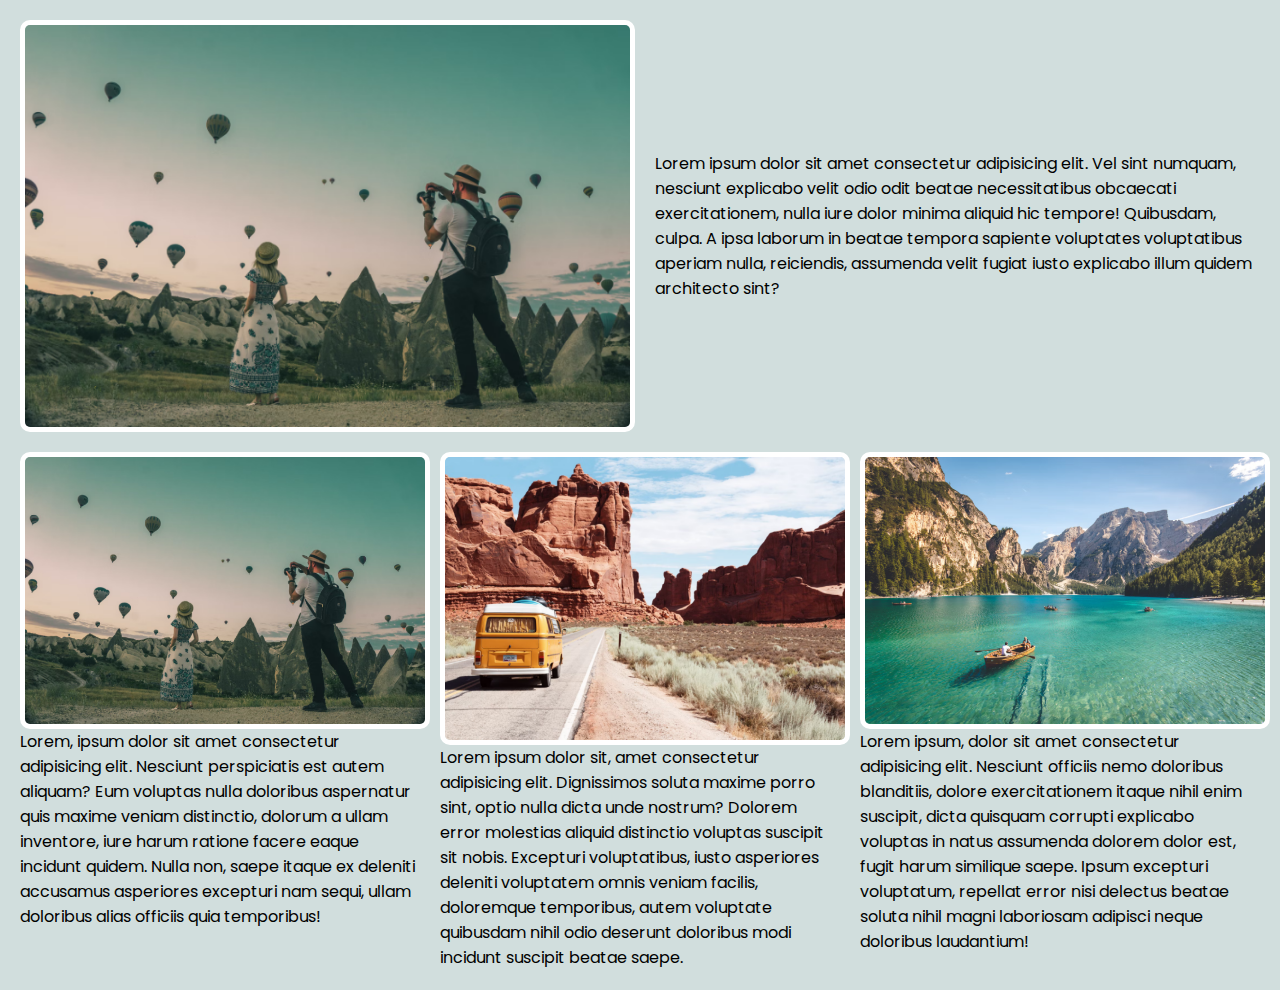
<file: 2 - multi-column/index.html>
<html lang="en">
<head>
  <meta charset="UTF-8">
  <meta http-equiv="X-UA-Compatible" content="IE=edge">
  <meta name="viewport" content="width=device-width, initial-scale=1.0">
  <title>Multi Column Blog Layout</title>
  <link rel="stylesheet" href="styles.css">
</head>
<body>
  <div class="grid-container">
    <article class="feature">
      <img src="img/1.png" alt="">
      <div>Lorem ipsum dolor sit amet consectetur adipisicing elit. Vel sint numquam, nesciunt explicabo velit odio odit beatae necessitatibus obcaecati exercitationem, nulla iure dolor minima aliquid hic tempore! Quibusdam, culpa. A ipsa laborum in beatae tempora sapiente voluptates voluptatibus aperiam nulla, reiciendis, assumenda velit fugiat iusto explicabo illum quidem architecto sint?</div>
    </article>
    <article>
      <img src="img/1.png" alt="">
      <div>Lorem, ipsum dolor sit amet consectetur adipisicing elit. Nesciunt perspiciatis est autem aliquam? Eum voluptas nulla doloribus aspernatur quis maxime veniam distinctio, dolorum a ullam inventore, iure harum ratione facere eaque incidunt quidem. Nulla non, saepe itaque ex deleniti accusamus asperiores excepturi nam sequi, ullam doloribus alias officiis quia temporibus!</div>
    </article>
    <article>
      <img src="img/2.png" alt="">
      <div>Lorem ipsum dolor sit, amet consectetur adipisicing elit. Dignissimos soluta maxime porro sint, optio nulla dicta unde nostrum? Dolorem error molestias aliquid distinctio voluptas suscipit sit nobis. Excepturi voluptatibus, iusto asperiores deleniti voluptatem omnis veniam facilis, doloremque temporibus, autem voluptate quibusdam nihil odio deserunt doloribus modi incidunt suscipit beatae saepe.</div>
    </article>
    <article>
      <img src="img/3.png" alt="">
      <div>Lorem ipsum, dolor sit amet consectetur adipisicing elit. Nesciunt officiis nemo doloribus blanditiis, dolore exercitationem itaque nihil enim suscipit, dicta quisquam corrupti explicabo voluptas in natus assumenda dolorem dolor est, fugit harum similique saepe. Ipsum excepturi voluptatum, repellat error nisi delectus beatae soluta nihil magni laboriosam adipisci neque doloribus laudantium!</div>
    </article>
  </div>
</body>
</html>
</file>
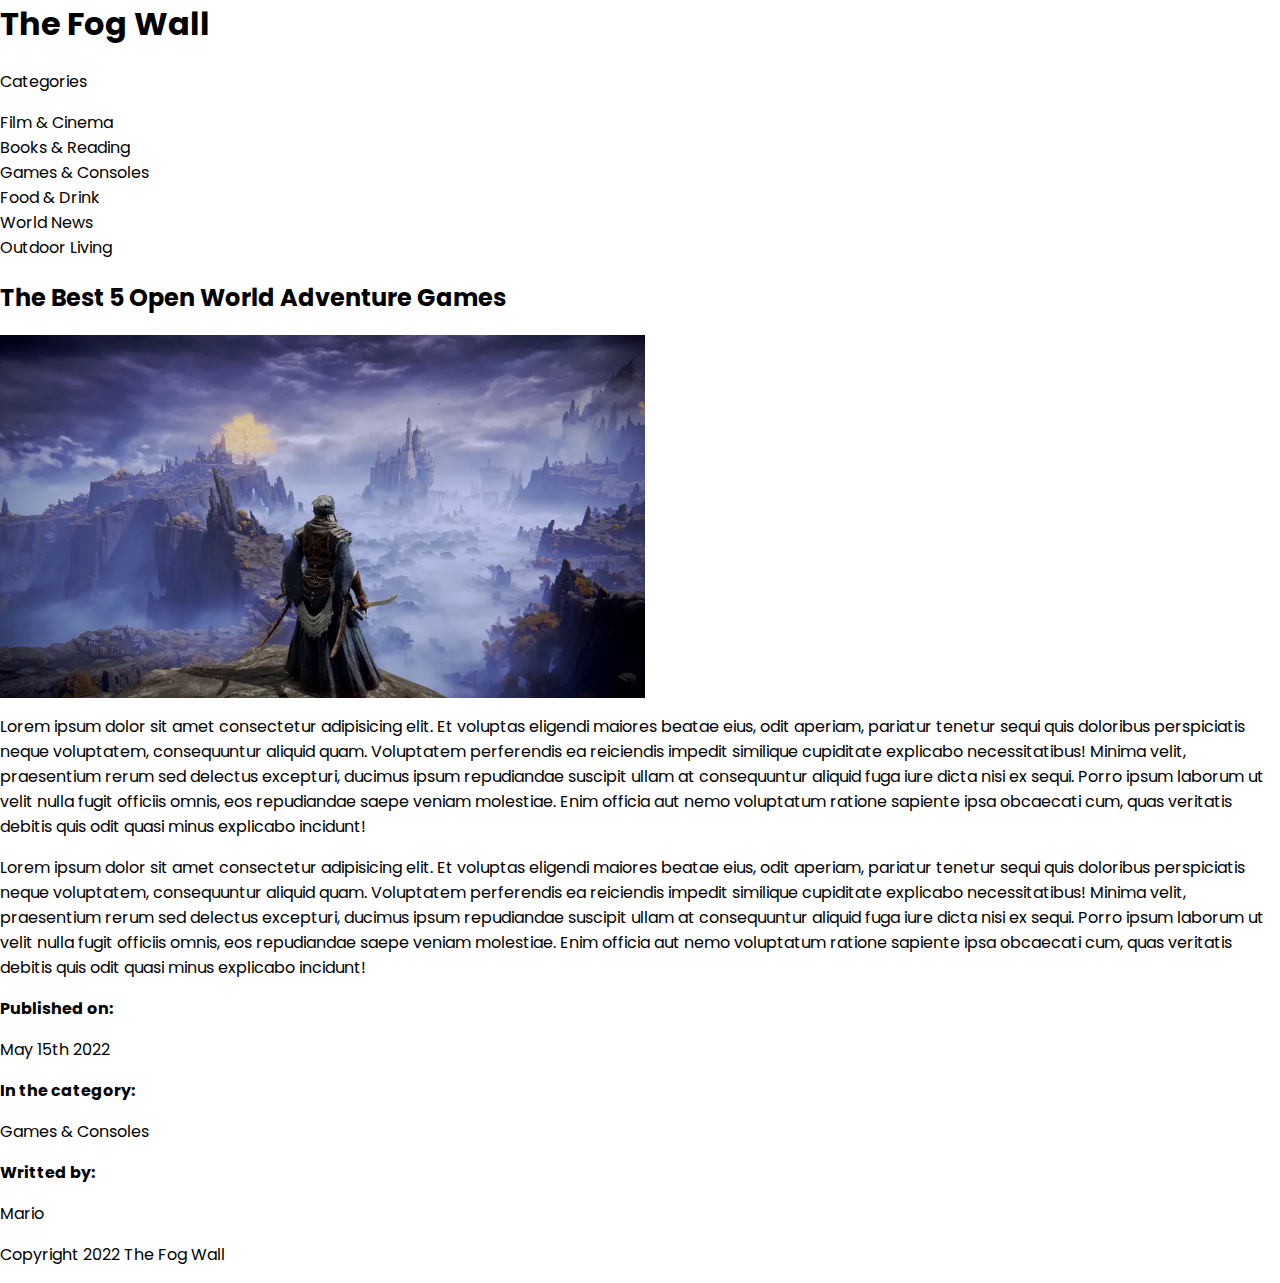
<file: 3 - holy-grail/index.html>
<html lang="en">
<head>
  <meta charset="UTF-8">
  <meta http-equiv="X-UA-Compatible" content="IE=edge">
  <meta name="viewport" content="width=device-width, initial-scale=1.0">
  <link rel="stylesheet" href="styles.css">
  <title>Holy Grail Layout</title>
</head>
<body>
  <div class="grid-container">
    <header>
      <h1>The Fog Wall</h1>
    </header>
    <nav>
      <p>Categories</p>
      <li>Film & Cinema</li>
      <li>Books & Reading</li>
      <li>Games & Consoles</li>
      <li>Food & Drink</li>
      <li>World News</li>
      <li>Outdoor Living</li>
    </nav>
    <article>
      <h2>The Best 5 Open World Adventure Games</h2>
      <img src="img/banner.png" alt="article banner">
      <p>Lorem ipsum dolor sit amet consectetur adipisicing elit. Et voluptas eligendi maiores beatae eius, odit aperiam, pariatur tenetur sequi quis doloribus perspiciatis neque voluptatem, consequuntur aliquid quam. Voluptatem perferendis ea reiciendis impedit similique cupiditate explicabo necessitatibus! Minima velit, praesentium rerum sed delectus excepturi, ducimus ipsum repudiandae suscipit ullam at consequuntur aliquid fuga iure dicta nisi ex sequi. Porro ipsum laborum ut velit nulla fugit officiis omnis, eos repudiandae saepe veniam molestiae. Enim officia aut nemo voluptatum ratione sapiente ipsa obcaecati cum, quas veritatis debitis quis odit quasi minus explicabo incidunt!</p>
      <p>Lorem ipsum dolor sit amet consectetur adipisicing elit. Et voluptas eligendi maiores beatae eius, odit aperiam, pariatur tenetur sequi quis doloribus perspiciatis neque voluptatem, consequuntur aliquid quam. Voluptatem perferendis ea reiciendis impedit similique cupiditate explicabo necessitatibus! Minima velit, praesentium rerum sed delectus excepturi, ducimus ipsum repudiandae suscipit ullam at consequuntur aliquid fuga iure dicta nisi ex sequi. Porro ipsum laborum ut velit nulla fugit officiis omnis, eos repudiandae saepe veniam molestiae. Enim officia aut nemo voluptatum ratione sapiente ipsa obcaecati cum, quas veritatis debitis quis odit quasi minus explicabo incidunt!</p>
    </article>
    <aside>
      <ul>
        <li>
          <p><strong>Published on:</strong></p>
          <p>May 15th 2022</p>
        </li>
        <li>
          <p><strong>In the category:</strong></p>
          <p>Games & Consoles</p>
        </li>
        <li>
          <p><strong>Writted by:</strong></p>
          <p>Mario</p>
        </li>
      </ul>
    </aside>
    <footer>
      <p>Copyright 2022 The Fog Wall</p>
    </footer>
  </div>
</body>
</html>
</file>
<file: 2 - multi-column/styles.css>
@import url('https://fonts.googleapis.com/css2?family=Poppins:wght@200;400;500;600;800&family=VT323&display=swap');

body {
  font-size: 16px;
  margin: 20px;
  font-family: "Poppins";
  background: #d1dedd;
}
ul, li {
  padding: 0;
  list-style-type: none;
}
h1,h2,h3 {
  color: #767f7e;
}
p {
  color: #828b8a;
}
.grid-container{
  display: grid;
  grid-template-columns: repeat(3,1fr);
  gap: 20px;
  
}
.feature{
  grid-column: span 3;
  display: grid;
  grid-template-columns: 1fr 1fr;
  gap: 30px;
  align-items: center;
}
img{
  width: 100%;
  border: 5px solid #fff;
  border-radius: 10px;
}

@media screen and (max-width:760px) {
    article{
      grid-column: span 3;
      display: grid;
      grid-template-columns: 1fr 1fr;
      gap: 20px;
      font-size: 0.8rem;
    }
}
@media screen and (max-width:550px) {
  article{
    display: grid;
    grid-template-columns: 1fr;
  }
  .feature{
    grid-template-columns: 1fr;
  }
  
}
</file>
<file: 3 - holy-grail/styles.css>
@import url('https://fonts.googleapis.com/css2?family=Poppins:wght@200;400;500;600;800&family=VT323&display=swap');

body {
  margin: 0;
  font-family: "Poppins";
}
ul, li {
  padding: 0;
  list-style-type: none;
}
</file>
